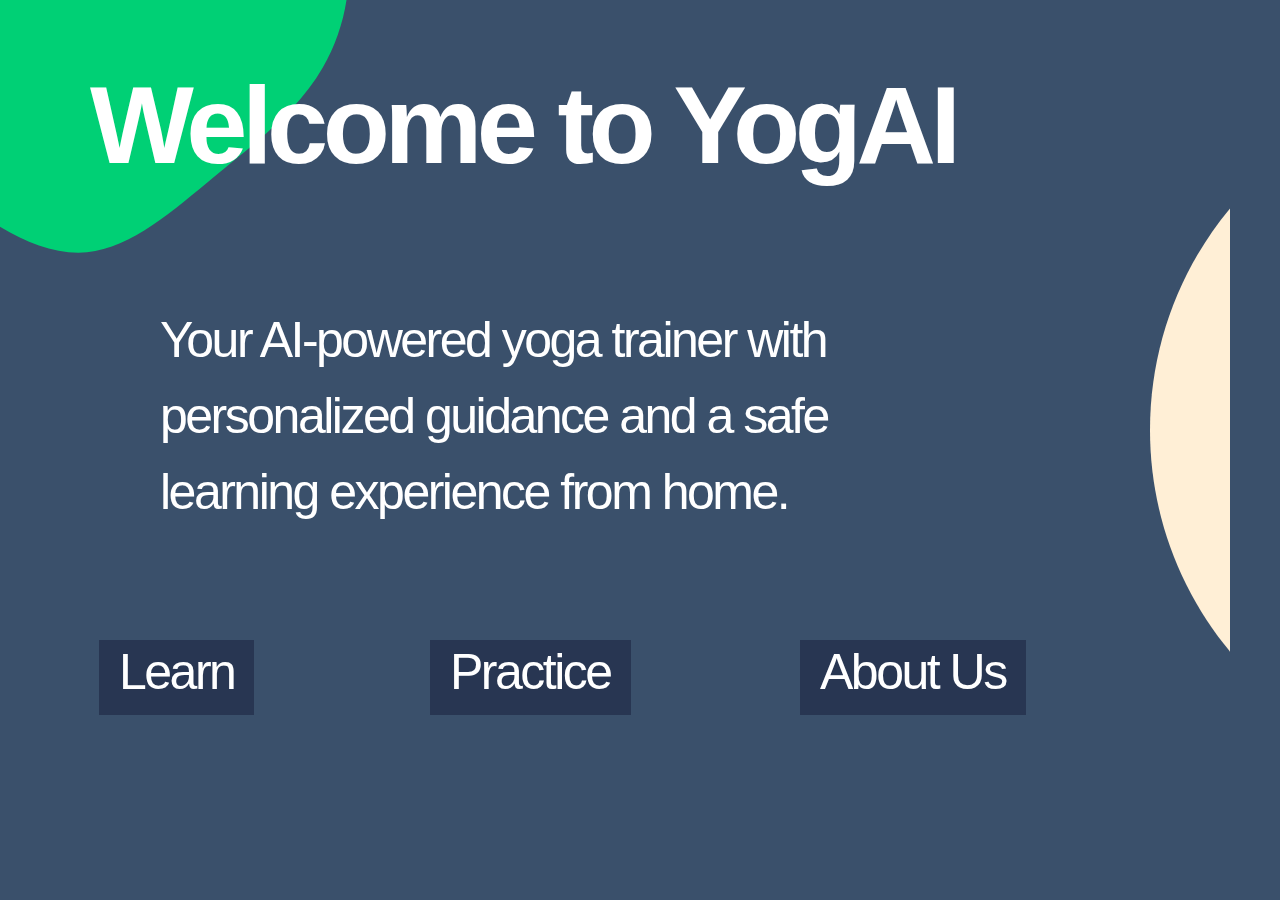
<file: index.html>
<!DOCTYPE html>
<html lang="en">

<head>
  <meta charset="UTF-8">
  <meta name="viewport" content="width=device-width, initial-scale=1.0">
  <title>yogAI</title>
  <link rel="icon" type="image/png" sizes="32x32" href="imgs/favicon-32x32.png">
  <link rel="icon" type="image/png" sizes="16x16" href="imgs/favicon-16x16.png">
  <link rel="stylesheet" href="style.css">
  <script async src="https://www.googletagmanager.com/gtag/js?id=UA-178448067-1"></script>
  <script>
    window.dataLayer = window.dataLayer || [];
    function gtag() { dataLayer.push(arguments); }
    gtag('js', new Date());
    gtag('config', 'UA-178448067-1');
  </script>
</head>

<body>
  <img src="imgs/blob3.svg" style="position:absolute; width: 600px; height: 600px; left: -210px; top: -300px;">
  <h1 style="width:1200px; margin-bottom: 10px; padding-left:20px; font-size:110px; top: -20px;"> Welcome to YogAI</h1>
  <h2 style="font-size: 50px; top: 260px; left: 160px;"> Your AI-powered yoga trainer with personalized guidance and a safe learning
    experience from home.</h2>
  <img src="imgs/yoga 1.svg" style="margin-left:1100px; margin-top:30px; width: 694px; height: 700px;">
  <img src="imgs/sparkles.svg" style="position:absolute; top:120px; left:1630px; width:180px; height:167px">
  <div><a href="instructionsLearn.html" style="width: 240px">
      <indexbutton style="top: 640px">Learn</indexbutton>
    </a></div>
  <div style="top: 550px;"><a href="instructionsPractice.html" style="width: 150px">
      <indexbutton style="top: 640px; left: 430px;">Practice</indexbutton>
    </a></div>
  <div><a href="about.html" style="width: 210px">
      <indexbutton style="top:640px; left: 800px;">About Us</indexbutton>
    </a></div>
</body>
</html>
</file>
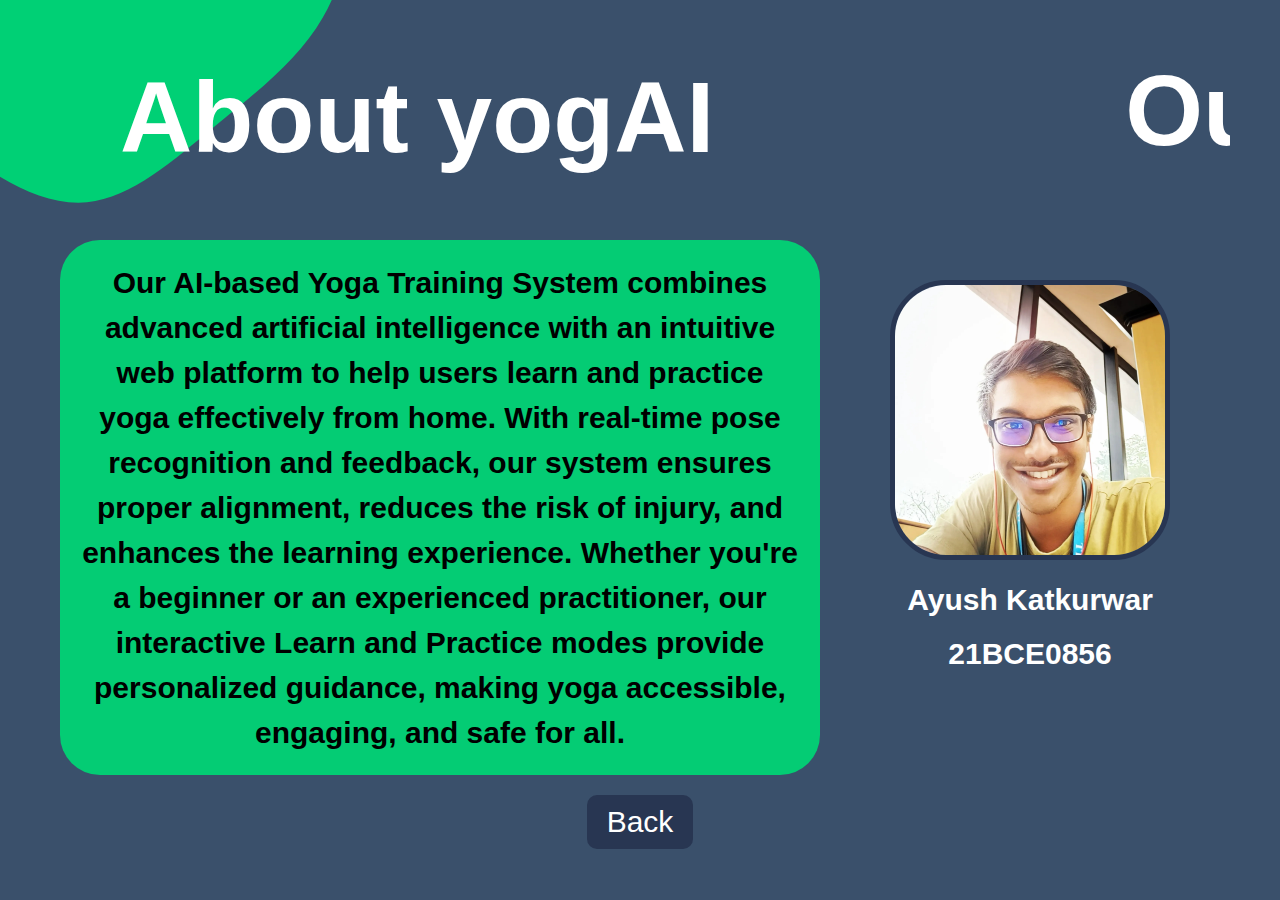
<file: about.html>
<!DOCTYPE html>
<html lang="en">

<head>
  <meta charset="UTF-8">
  <meta name="viewport" content="width=device-width, initial-scale=1.0">
  <title>About Us</title>
  <link rel="stylesheet" href="style.css">
  <style>

    .container {
      width: 1800px;
      height: 730px;
      display: flex;
      margin-top: 10px;
    }

    .about{
      font-size: 100px;
      margin-left: 70px;
      height: 100px;
      color: white;
      position: absolute;
      font-weight: 700;
      display: flex;
    }

    .content{
      display: flex;
      justify-content: center;
      margin-left: 10px;
      align-items: center;
      font-size: 30px;
      line-height: 45px;
      text-align: center;
      margin-top: 180px;
      margin-right: 40px;
      border-radius: 40px;
      font-weight: 600;
      background-color: #04cc74;
      padding: 20px;
    }

    .developer {
      text-align: center;
    }

    .developer img {
      width: 270px;
      height: 270px;
      border-radius: 20%;
      object-fit: cover;
      border: 5px solid rgba(28, 37, 65, 0.6);
    }

    .developer-name {
      
      font-size: 30px;
      margin-top: 20px;
      font-weight: bold;
      color: white;
    }

    .regno {
      
      font-size: 30px;
      margin-top: 20px;
      font-weight: bold;
      color: white;
    }

    .rightheading{
      font-size: 100px;
      display: flex;
      justify-content: center;
      align-items: center;
      height: 100px;
      color: white;
      
      font-weight: 700;
    }

    .righttop{
      display: flex;
      justify-content: space-between;
      height: 420px;
      margin-left: 30px;
      margin-top: 120px;
    }

    .back-button {
      position: relative;
      font-size: 30px;
      padding: 10px 20px;
      background-color: rgba(28, 37, 65, 0.6);
      color: white;
      text-decoration: none;
      border-radius: 10px;
      display: inline-block;
      text-align: center;
    }

    .buttonback {
      display: flex;
      justify-content: center;
      align-items: center;
      margin-top: 5px;
    }

    .left {
      width: 45%;
    }
    .right{
      width: 55%;
    }

  </style>
</head>

<body>
  <img src="imgs/blob3.svg" style="position:absolute; width: 600px; height: 600px; left: -210px; top: -350px;">
  <div class="container">
    <div class="left">
      <div class="about">
        About yogAI
      </div>
      <div class="content">
        Our AI-based Yoga Training System combines advanced artificial intelligence with an intuitive web platform to
        help users learn and practice yoga effectively from home. With real-time pose recognition and feedback, our
        system ensures proper alignment, reduces the risk of injury, and enhances the learning experience. Whether
        you're a beginner or an experienced practitioner, our interactive Learn and Practice modes provide personalized
        guidance, making yoga accessible, engaging, and safe for all.
      </div>
    </div>
    <div class="right">
      <div class="rightheading">
        Our Team
      </div>
      <div class="righttop">
        <div class="developer">
          <img src="imgs\Ayush.jpg" alt="Developer 1">
          <div class="developer-name">Ayush Katkurwar</div>
          <div class="regno">21BCE0856</div>
        </div>
        <div class="developer">
          <img src="imgs/Atharva.jpg" alt="Developer 2">
          <div class="developer-name">Atharva Honrao</div>
          <div class="regno">21BDS0135</div>
        </div>
        <div class="developer">
          <img src="imgs/vivek.png" alt="Developer 3">
          <div class="developer-name">Vivek Iyer</div>
          <div class="regno">21BCE0157</div>
        </div>  
      </div>
    </div>
  </div>
  <span class="buttonback">
    <a href="index.html" class="back-button">Back</a>
  </span>
</body>

</html>
</file>
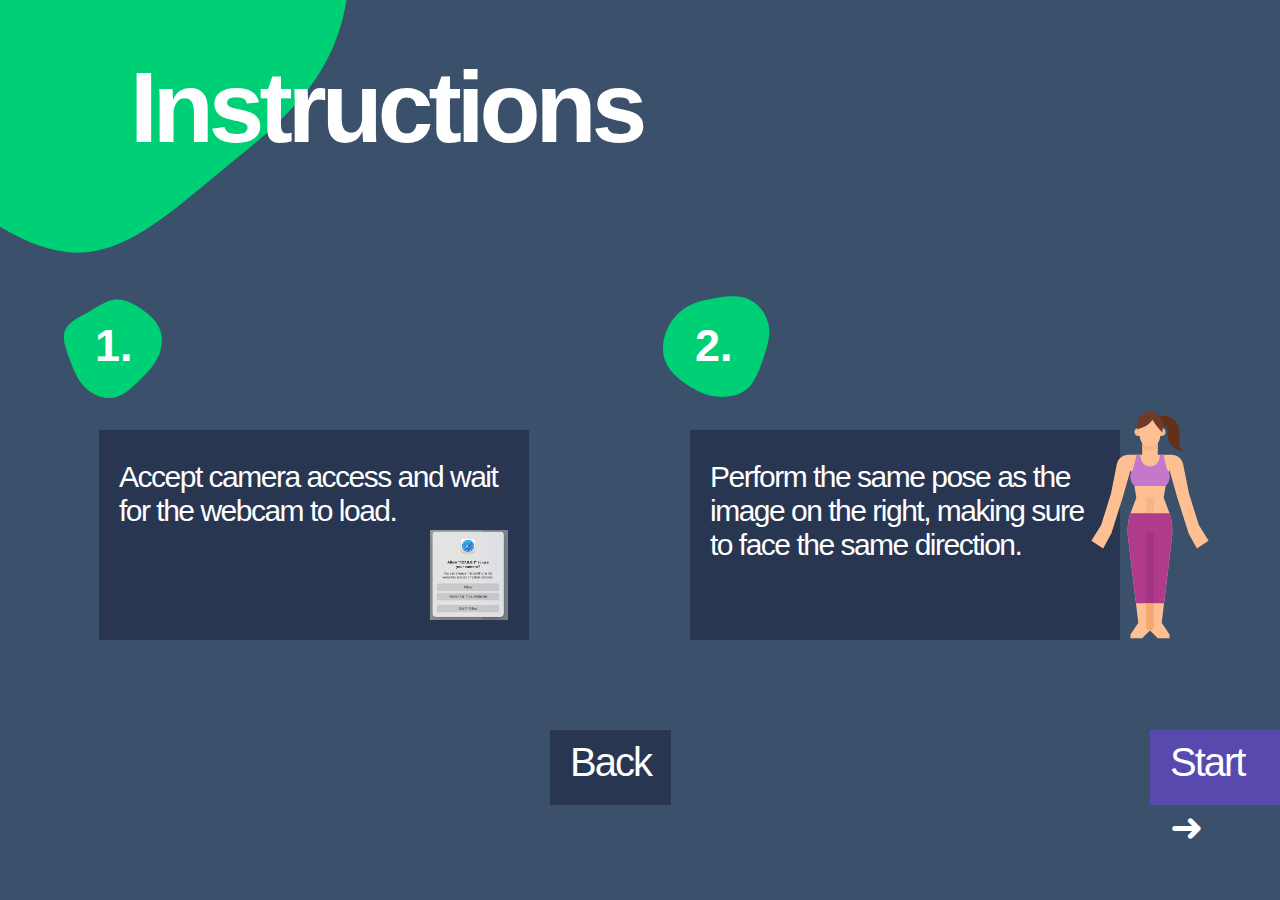
<file: instructionsLearn.html>
<!DOCTYPE html>
<html lang="en">
<head>
    <meta charset="UTF-8">
    <meta name="viewport" content="width=device-width, initial-scale=1.0">
    <link rel="icon" type="image/png" sizes="32x32" href="imgs/favicon-32x32.png">
    <link rel="icon" type="image/png" sizes="16x16" href="imgs/favicon-16x16.png">
    <title>Instructions</title>
    <link rel="stylesheet" href="style.css">
    <script async src="https://www.googletagmanager.com/gtag/js?id=UA-178448067-1"></script>
    <script>
      window.dataLayer = window.dataLayer || [];
      function gtag(){dataLayer.push(arguments);}
      gtag('js', new Date());
      gtag('config', 'UA-178448067-1');
    </script>
  </head>
<body>
  <img src="imgs/blob3.svg" style="position:absolute; width: 600px; height: 600px; left: -210px; top: -300px;">
  <h1 style="font-size: 100px; top:-30px; margin-left: 60px;">Instructions</h1>


  <div><img src="imgs/blob.svg" style="position:absolute; width: 130px; height: 130px; top: 280px;"></div>
  <div><img src="imgs/blob1.svg" style="position:absolute; width: 130px; height: 130px; top: 280px; left:650px"></div>
  <div><img src="imgs/blob2.svg" style="position:absolute; width: 130px; height: 130px; top: 280px; left:1285px"></div>



  <div><h3 style="width: 60px; height: 60px; position:absolute; top: 275px; ">1.</h3></div>
  <div><h3 style="width: 60px; height: 60px; position:absolute; top: 275px; left:650px">2.</h3></div>
  <div><h3 style="width: 60px; height: 60px; position:absolute; top: 275px; left:1285px">3.</h3></div>


<div class="buttons">
  <div><p style="width: 390px; position:absolute; top: 430px; height: 150px;">Accept camera access and wait for the webcam to load.</p></div>
  <div><p style="width: 390px; position:absolute; top: 430px; left:690px; height: 150px;"">Perform the same pose as the image on the right, making sure to face the same direction.</p></div>
  <div><p style="width: 390px; position:absolute; top: 430px; left: 1320px; height: 150px;"">Hold for 10 seconds. <br>The timer will restart if you make a mistake. Make sure to complete all six poses. Enjoy!</p></div>
  <div><h3></h3></div>
</div>

<img src="imgs/allow.png" style="position:absolute; top: 530px; left: 430px; height:90px"/>
<img src="imgs/mountain.svg" style="position:absolute; top: 400px; left: 1025px; height:250px"/>
<img src="imgs/time.svg" style="position:absolute; top: 390px; left: 1660px; height:100px"/>

<div class="buttons">
<div><a href="index.html" style="width: 150px"><indexbutton style="font-size: 40px; top:730px; left: 550px;">Back</indexbutton></a></div>
<div></div>
<div><a href="learn.html" style="width: 150px"><indexbutton style="font-size: 40px; left:1150px; top:730px; background:#5749AE;">Start &#x279c;</indexbutton></a></div>
<div></div>
</div>

</body>
</html>
</file>
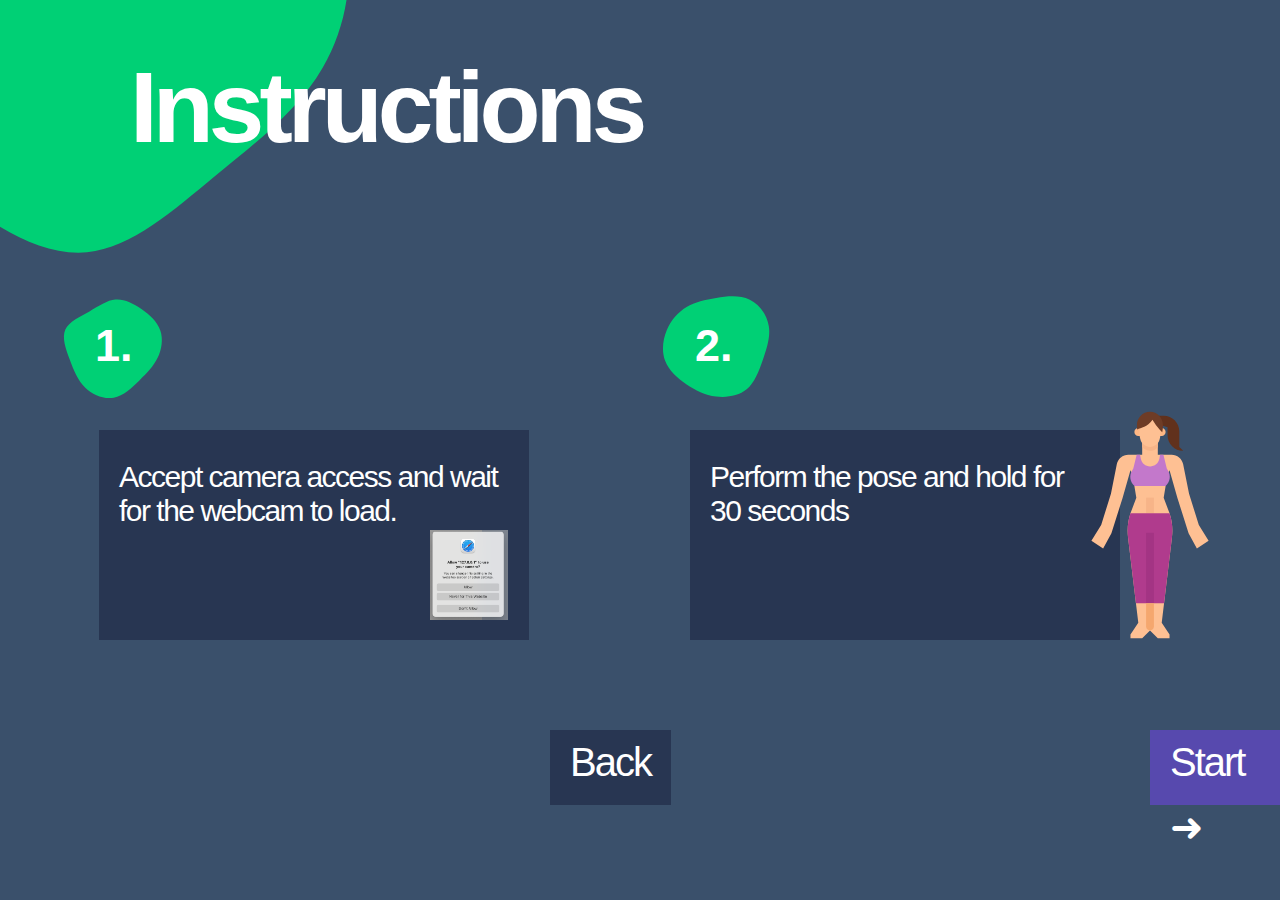
<file: instructionsPractice.html>
<!DOCTYPE html>
<html lang="en">
<head>
    <meta charset="UTF-8">
    <meta name="viewport" content="width=device-width, initial-scale=1.0">
    <link rel="icon" type="image/png" sizes="32x32" href="imgs/favicon-32x32.png">
    <link rel="icon" type="image/png" sizes="16x16" href="imgs/favicon-16x16.png">
    <title>Instructions</title>
    <link rel="stylesheet" href="style.css">
    <script async src="https://www.googletagmanager.com/gtag/js?id=UA-178448067-1"></script>
    <script>
      window.dataLayer = window.dataLayer || [];
      function gtag(){dataLayer.push(arguments);}
      gtag('js', new Date());
      gtag('config', 'UA-178448067-1');
    </script>
</head>
<body>
  <img src="imgs/blob3.svg" style="position:absolute; width: 600px; height: 600px; left: -210px; top: -300px;">
  <h1 style="font-size: 100px; top:-30px;margin-left: 60px;">Instructions</h1>


  <div><img src="imgs/blob.svg" style="position:absolute; width: 130px; height: 130px; top: 280px;"></div>
  <div><img src="imgs/blob1.svg" style="position:absolute; width: 130px; height: 130px; top: 280px; left:650px"></div>
  <div><img src="imgs/blob2.svg" style="position:absolute; width: 130px; height: 130px; top: 280px; left:1285px"></div>



  <div><h3 style="width: 60px; height: 60px; position:absolute; top: 275px; ">1.</h3></div>
  <div><h3 style="width: 60px; height: 60px; position:absolute; top: 275px; left:650px">2.</h3></div>
  <div><h3 style="width: 60px; height: 60px; position:absolute; top: 275px; left:1285px">3.</h3></div>


<div class="buttons">
  <div><p style="width: 390px; position:absolute; top: 430px;height: 150px;">Accept camera access and wait for the webcam to load.</p></div>
  <div><p style="width: 390px; position:absolute; top: 430px; left:690px;height: 150px;">Perform the pose and hold for 30 seconds</p></div>
  <div><p style="width: 390px; position:absolute; top: 430px; left: 1320px;height: 150px;">The timer will restart if you <br> make a mistake.<br><br> Remember to breathe!</p></div>
  <div><h3></h3></div>
</div>

<img src="imgs/allow.png" style="position:absolute; top: 530px; left: 430px; height:90px"/>
<img src="imgs/mountain.svg" style="position:absolute; top: 400px; left: 1025px; height:250px"/>
<img src="imgs/time.svg" style="position:absolute; top: 390px; left: 1660px; height:100px"/>

<div class="buttons">
<div><a href="index.html" style="width: 150px"><indexbutton style="font-size: 40px; top:730px; left: 550px;">Back</indexbutton></a></div>
<div></div>
<div><a href="practice.html" style="width: 150px"><indexbutton style="font-size: 40px; left:1150px; top:730px; background:#5749AE;">Start &#x279c;</indexbutton></a></div>
<div></div>
</div>

</body>
</html>
</file>
<file: style.css>
canvas {
  display: block;
}

html, body {
  margin: 25px;
  background-color: #3A506B; /* Changed from #A293FF to a deep blue-gray */
  font-family: Helvetica, sans-serif, sans-serif;
  font-size: 14px;
  overflow: hidden; 
}

h1 {
  position: absolute;
  width: 800px;
  height: 100px;
  left: 70px;
  top: 0px;

  font-family: -apple-system, BlinkMacSystemFont, 'Segoe UI', Roboto, Oxygen, Ubuntu, Cantarell, 'Open Sans', 'Helvetica Neue', sans-serif;
  font-style: normal;
  font-weight: bold;
  font-size: 120px;
  line-height: 141px;
  /* identical to box height */

  letter-spacing: -0.05em;

  color: #FFFFFF;
}

h2 {
  position: absolute;
  width: 800px;
  height: 76px;
  left: 99px;
  top: 135px;

  font-family: -apple-system, BlinkMacSystemFont, 'Segoe UI', Roboto, Oxygen, Ubuntu, Cantarell, 'Open Sans', 'Helvetica Neue', sans-serif;
  font-style: normal;
  font-weight: 500;
  font-size: 60px;
  line-height: 76px;
  letter-spacing: -0.05em;

  color: #FFFFFF;
}

h3 {
  width: 60px; 
  height: 60px; 
  font-size: 45px; 
  color: #FFFFFF;
  padding-left: 45px;
}

p {
  font-size: 30px;
  font-weight: normal;
  font-family: -apple-system, BlinkMacSystemFont, 'Segoe UI', Roboto, Oxygen, Ubuntu, Cantarell, 'Open Sans', 'Helvetica Neue', sans-serif;
  text-align: justify;
  margin-top: 0px;
  margin-bottom: 100px;
  text-align: left;
  padding-left: 20px;
  padding-right: 20px;
  padding-top: 30px;
  padding-bottom: 30px;
  letter-spacing: -0.05em;
  left: 99px; 

  color: #FFFFFF;

  background: rgba(28, 37, 65, 0.6); /* Changed from rgba(87, 73, 174, 0.37) to a darker, more opaque blue */
}

a {
  color: #F0F3BD; /* Changed from black to a light yellow for better contrast */
  text-decoration: none;
  display: inline-block; 
}

footer {
  position: fixed;
  left: 0;
  bottom: 0;
  height: 30px;
  width: 100%;
  color: white;
  text-align: center;
}

indexbutton {
  position: absolute;
  font-family: -apple-system, BlinkMacSystemFont, 'Segoe UI', Roboto, Oxygen, Ubuntu, Cantarell, 'Open Sans', 'Helvetica Neue', sans-serif;
  font-style: normal;
  font-weight: 500;
  font-size: 50px;
  line-height: 65px;
  /* identical to box height */
  text-align: left;
  padding-left: 20px;
  padding-right: 20px;
  letter-spacing: -0.05em;
  height: 75px; 
  left: 99px; 

  color: #FFFFFF;

  background: rgba(28, 37, 65, 0.6); /* Changed from rgba(87, 73, 174, 0.37) to match the paragraph background */
}

indexbutton:hover {
  border: 4px solid #F0F3BD; /* Changed from #FFFFFF to light yellow to match the new link color */
  box-sizing: border-box;
}

.buttons {
  display: flex;
  justify-content: space-between;
}

.parent {
  width: 730px;
  height: 120px;
  position: absolute;
  top: 170px; 
  left: 770px;
  text-align: center;
  align-content: center;
}
 
.child {
  position: absolute;
  left: 50%;
  /* bring your own prefixes */
  transform: translate(-50%, -90px);
}

.stars {
  visibility: hidden;
  left: 840px; 
  bottom: 0px; 
  position: absolute; 
  width: 188px; 
  height: 210px; 
  z-index: 0;
}

.stars.animated {
  visibility: visible;
  overflow: auto;
  left: 840px; 
  position: absolute;
  bottom: 0px;
  animation: fadein 1.5s ease;
}

/* The keyframes animation is commented out in the original, so I'll leave it as is */
/*
@keyframes fadein {
  0%   {bottom: -220px;}
  25%  {bottom: -100px;}
  50%  {bottom: 0px;}
  75%  {bottom: -100px;}
  100% {bottom: -220px;}
}
*/
</file>
